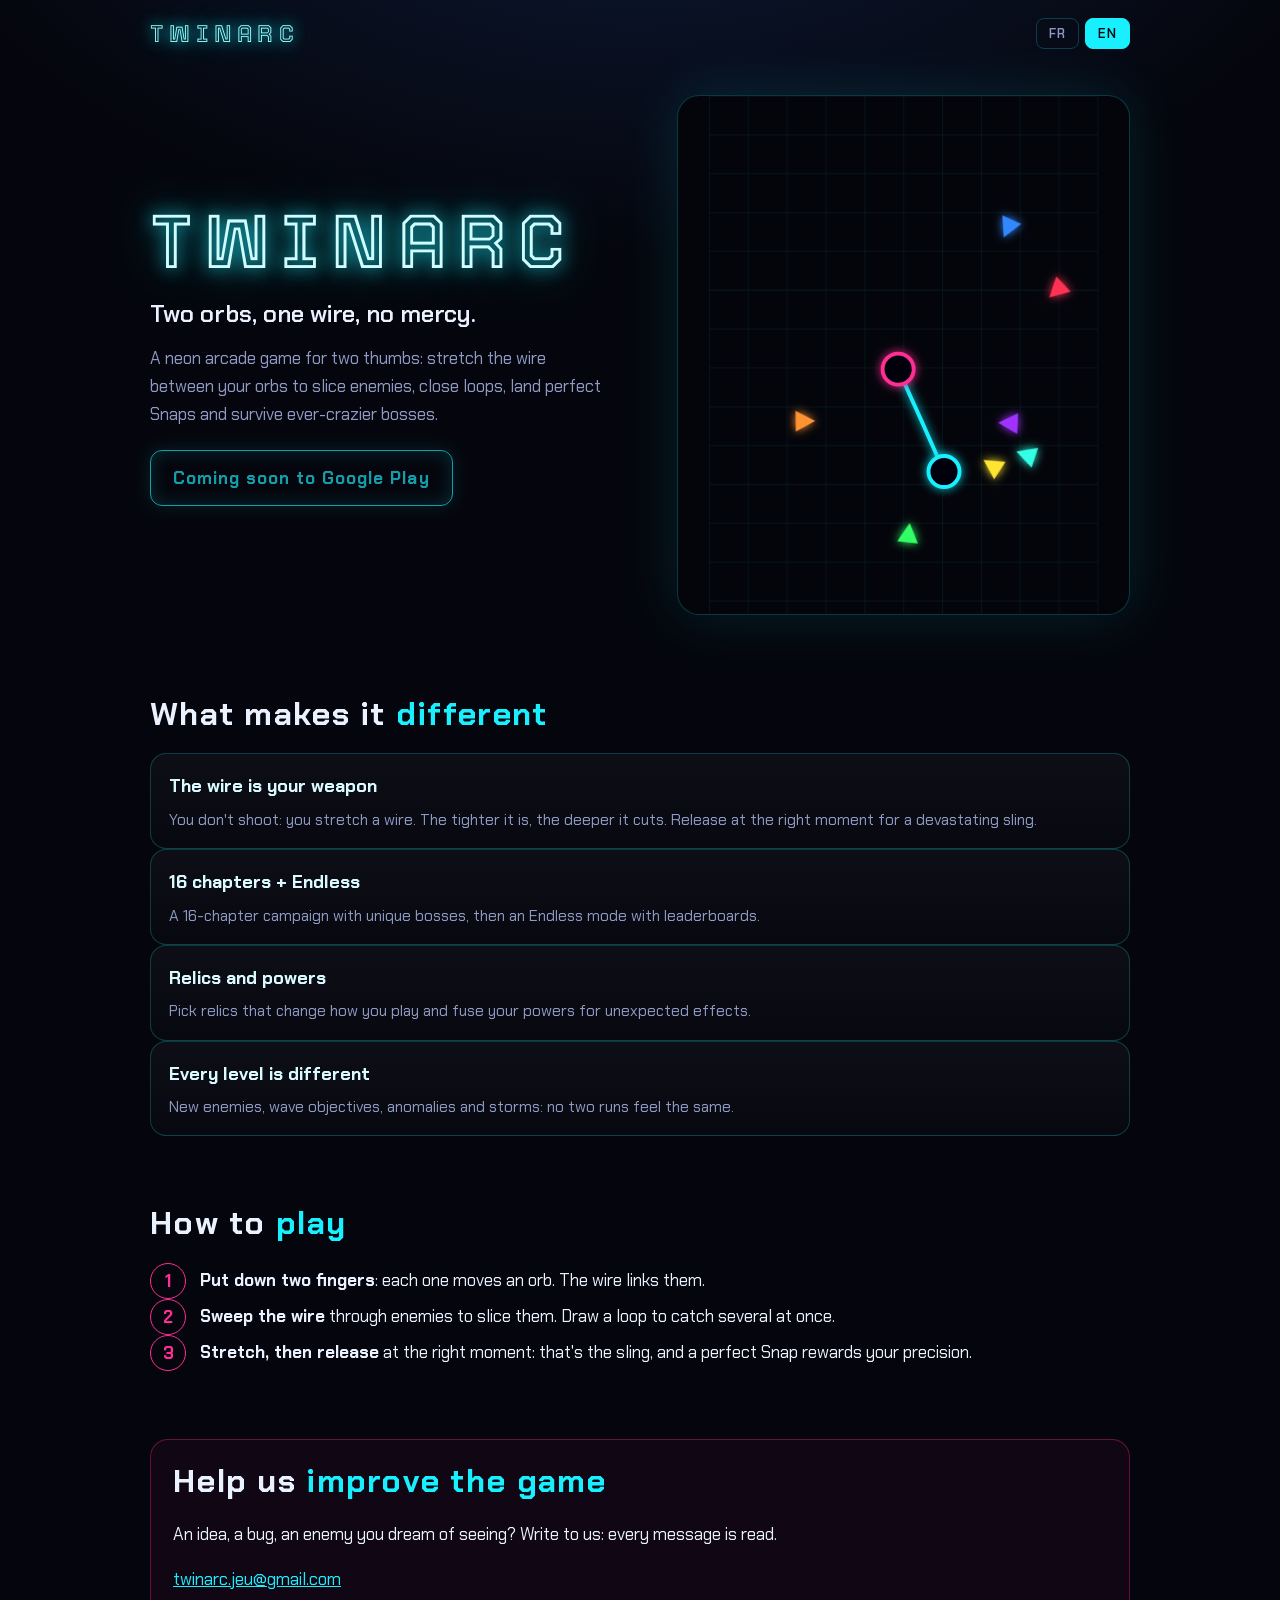
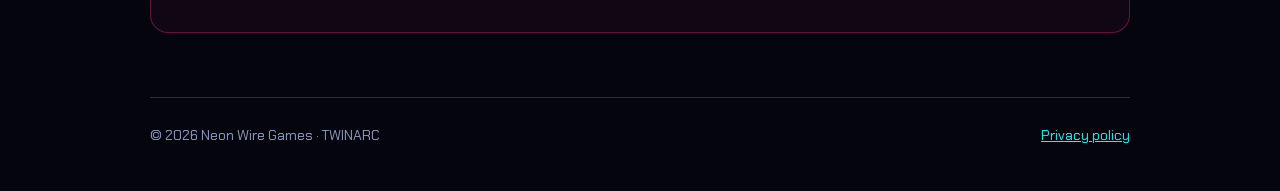
<file: index.html>
<!doctype html>
<html lang="fr">
<head>
<meta charset="utf-8">
<meta name="viewport" content="width=device-width,initial-scale=1,viewport-fit=cover">
<title>TWINARC · Arcade néon à deux orbes</title>
<meta name="description" content="TWINARC : tire un fil entre tes deux orbes, tranche les ennemis, enchaîne les boucles. Jeu d'arcade néon pour Android.">
<meta name="theme-color" content="#05060d">
<link rel="preconnect" href="https://fonts.googleapis.com"><link rel="preconnect" href="https://fonts.gstatic.com" crossorigin>
<link rel="stylesheet" href="https://fonts.googleapis.com/css2?family=Chakra+Petch:wght@400;600;700&family=Tourney:wght@400&display=swap">
<link rel="stylesheet" href="style.css">
</head>
<body>
<div class="wrap">
<header class="top">
  <a class="logo" href="./">TWINARC</a>
  <div class="lang" role="group" aria-label="Langue / Language"><button data-set="fr" aria-pressed="true">FR</button><button data-set="en" aria-pressed="false">EN</button></div>
</header>

<main>
<div class="hero">
  <div>
    <h1>TWINARC</h1>
    <p class="tag" data-l="fr">Deux orbes, un fil, zéro répit.</p>
    <p class="tag" data-l="en">Two orbs, one wire, no mercy.</p>
    <p class="sub" data-l="fr">Un jeu d'arcade néon à deux pouces : tends le fil entre tes orbes pour trancher les ennemis, referme des boucles, déclenche des Snaps parfaits et survis à des boss de plus en plus fous.</p>
    <p class="sub" data-l="en">A neon arcade game for two thumbs: stretch the wire between your orbs to slice enemies, close loops, land perfect Snaps and survive ever-crazier bosses.</p>
    <a class="cta off" aria-disabled="true"><span data-l="fr">Bientôt sur Google Play</span><span data-l="en">Coming soon to Google Play</span></a>
  </div>
  <div class="demo"><svg id="demo" viewBox="0 0 300 400" role="img" aria-label="Aperçu animé : deux orbes reliées par un fil neon face à des ennemis"></svg></div>
</div>

<section id="features">
  <h2 data-l="fr">Ce qui rend le jeu <span>différent</span></h2>
  <h2 data-l="en">What makes it <span>different</span></h2>
  <div class="grid" data-l="fr">
    <div class="card"><h3>Le fil, ton arme</h3><p>Tu ne tires pas : tu tends un fil. Plus il est tendu, plus il tranche. Relâche au bon moment pour une fronde dévastatrice.</p></div>
    <div class="card"><h3>16 chapitres + Infini</h3><p>Une campagne de 16 chapitres avec des boss uniques, puis un mode Infini sans fin avec classements.</p></div>
    <div class="card"><h3>Reliques et pouvoirs</h3><p>Choisis des reliques qui changent ta façon de jouer et fusionne tes pouvoirs pour créer des effets inattendus.</p></div>
    <div class="card"><h3>Chaque niveau est différent</h3><p>Nouveaux ennemis, objectifs de vague, anomalies et orages : tu ne joues jamais deux fois la même partie.</p></div>
  </div>
  <div class="grid" data-l="en">
    <div class="card"><h3>The wire is your weapon</h3><p>You don't shoot: you stretch a wire. The tighter it is, the deeper it cuts. Release at the right moment for a devastating sling.</p></div>
    <div class="card"><h3>16 chapters + Endless</h3><p>A 16-chapter campaign with unique bosses, then an Endless mode with leaderboards.</p></div>
    <div class="card"><h3>Relics and powers</h3><p>Pick relics that change how you play and fuse your powers for unexpected effects.</p></div>
    <div class="card"><h3>Every level is different</h3><p>New enemies, wave objectives, anomalies and storms: no two runs feel the same.</p></div>
  </div>
</section>

<section id="how">
  <h2 data-l="fr">Comment <span>jouer</span></h2>
  <h2 data-l="en">How to <span>play</span></h2>
  <div class="steps" data-l="fr">
    <div class="step"><p><b>Pose deux doigts</b> sur l'écran : chacun déplace une orbe. Le fil les relie.</p></div>
    <div class="step"><p><b>Balaie le fil</b> sur les ennemis pour les trancher. Dessine une boucle pour en attraper plusieurs d'un coup.</p></div>
    <div class="step"><p><b>Tends puis relâche</b> au bon moment : c'est la fronde, et un Snap parfait récompense ta précision.</p></div>
  </div>
  <div class="steps" data-l="en">
    <div class="step"><p><b>Put down two fingers</b>: each one moves an orb. The wire links them.</p></div>
    <div class="step"><p><b>Sweep the wire</b> through enemies to slice them. Draw a loop to catch several at once.</p></div>
    <div class="step"><p><b>Stretch, then release</b> at the right moment: that's the sling, and a perfect Snap rewards your precision.</p></div>
  </div>
</section>

<section id="help">
  <div class="help">
    <h2 data-l="fr">Aide-nous à <span>améliorer le jeu</span></h2>
    <h2 data-l="en">Help us <span>improve the game</span></h2>
    <p data-l="fr">Une idée, un bug, un ennemi que tu rêves de voir ? Écris-nous : chaque message est lu.</p>
    <p data-l="en">An idea, a bug, an enemy you dream of seeing? Write to us: every message is read.</p>
    <p><a href="mailto:twinarc.jeu@gmail.com">twinarc.jeu@gmail.com</a></p>
  </div>
</section>
</main>

<footer>
  <span>© 2026 Neon Wire Games · TWINARC</span>
  <span><a href="privacy.html"><span data-l="fr">Politique de confidentialité</span><span data-l="en">Privacy policy</span></a></span>
</footer>
</div>
<script src="lang.js"></script>
<script src="demo.js"></script>
</body>
</html>
</file>
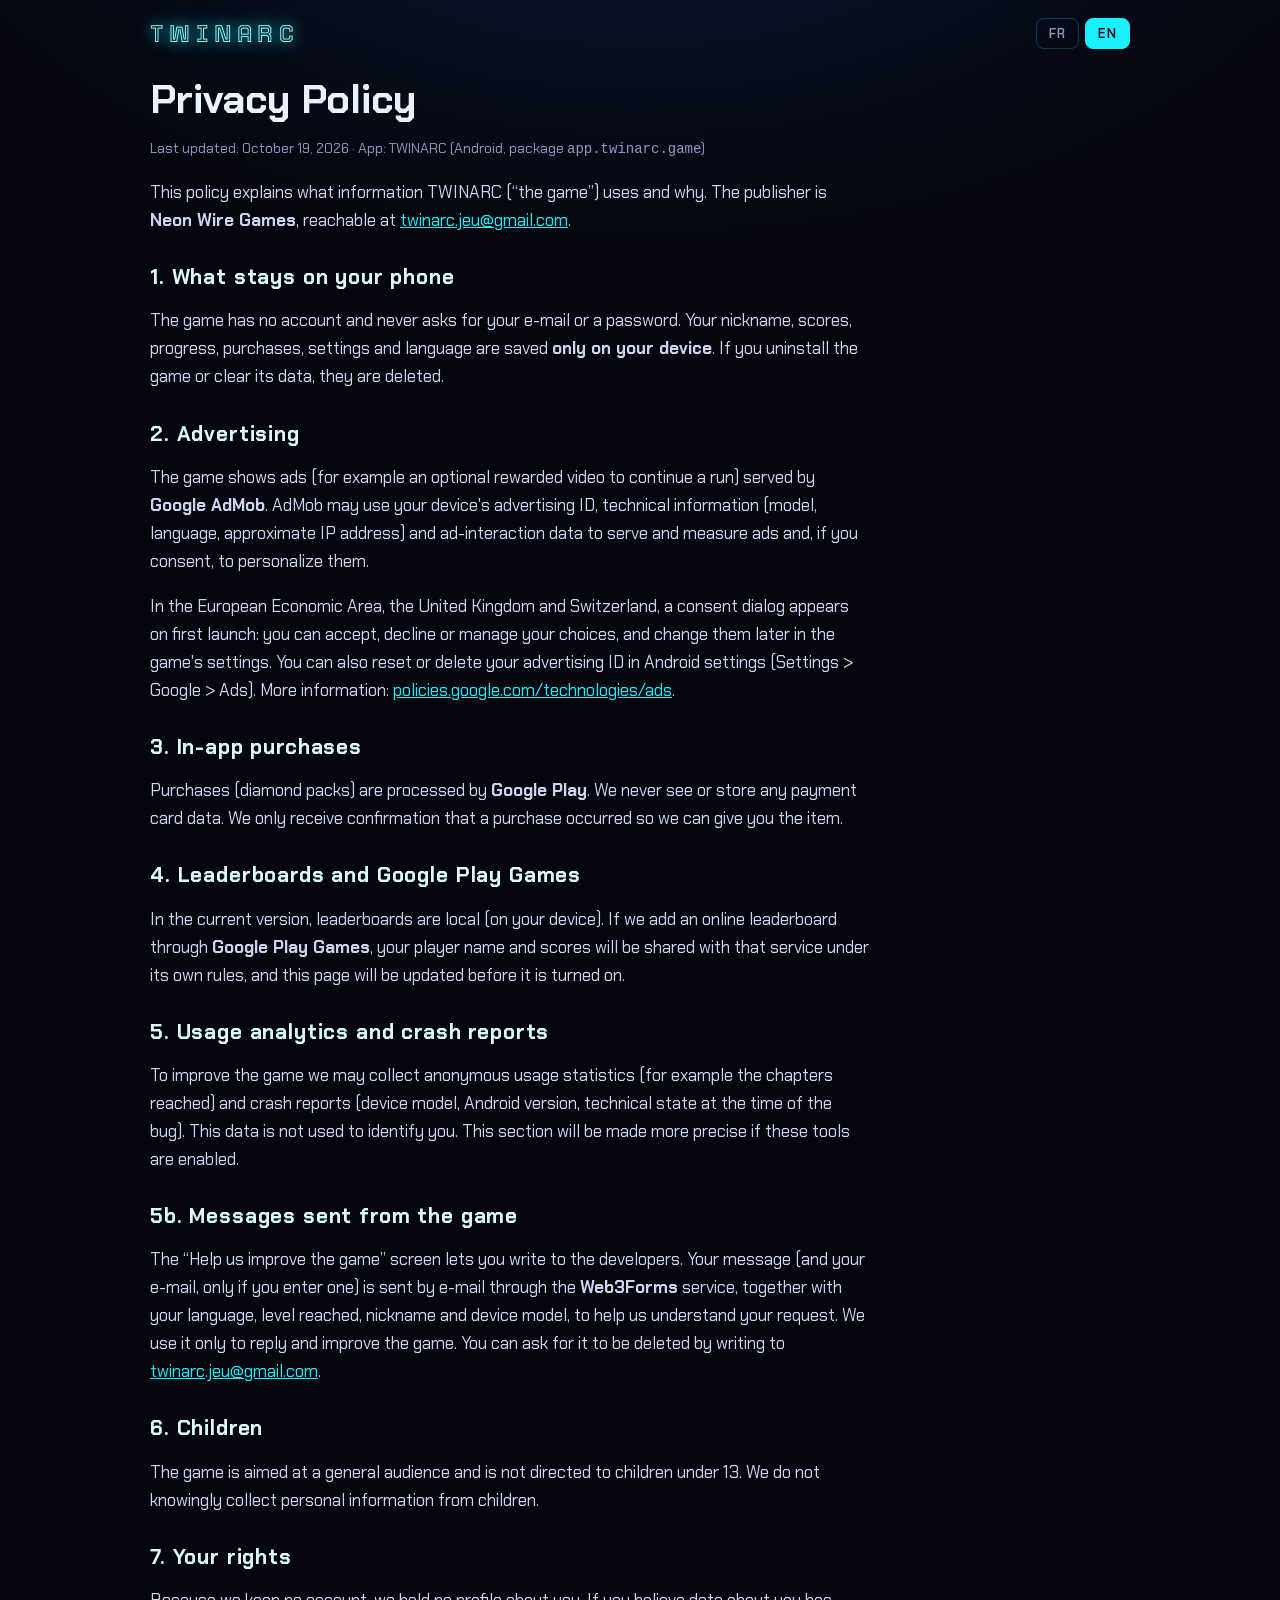
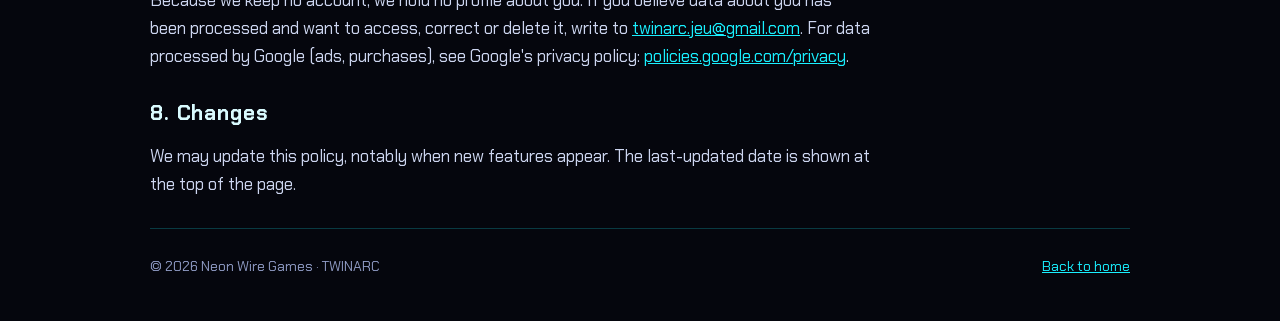
<file: privacy.html>
<!doctype html>
<html lang="fr">
<head>
<meta charset="utf-8">
<meta name="viewport" content="width=device-width,initial-scale=1,viewport-fit=cover">
<title>Politique de confidentialité · TWINARC</title>
<meta name="robots" content="index,follow">
<meta name="theme-color" content="#05060d">
<link rel="preconnect" href="https://fonts.googleapis.com"><link rel="preconnect" href="https://fonts.gstatic.com" crossorigin>
<link rel="stylesheet" href="https://fonts.googleapis.com/css2?family=Chakra+Petch:wght@400;600;700&family=Tourney:wght@400&display=swap">
<link rel="stylesheet" href="style.css">
</head>
<body>
<div class="wrap doc">
<header class="top">
  <a class="logo" href="./">TWINARC</a>
  <div class="lang" role="group" aria-label="Langue / Language"><button data-set="fr" aria-pressed="true">FR</button><button data-set="en" aria-pressed="false">EN</button></div>
</header>

<main>
<div data-l="fr">
<h1>Politique de confidentialité</h1>
<p class="meta">Dernière mise à jour : 19 octobre 2026 · Application : TWINARC (Android, identifiant <code>app.twinarc.game</code>)</p>
<p>Cette politique explique quelles informations TWINARC (« le jeu ») utilise et pourquoi. L'éditeur du jeu est <b>Neon Wire Games</b>, joignable à <a href="mailto:twinarc.jeu@gmail.com">twinarc.jeu@gmail.com</a>.</p>

<h2>1. Ce qui reste sur ton téléphone</h2>
<p>Le jeu n'a pas de compte et ne te demande ni e-mail ni mot de passe. Ton pseudo, tes scores, ta progression, tes achats, tes réglages et ta langue sont enregistrés <b>uniquement sur ton appareil</b>. Si tu désinstalles le jeu ou effaces ses données, ils disparaissent.</p>

<h2>2. Publicités</h2>
<p>Le jeu affiche des publicités (par exemple une publicité vidéo facultative pour reprendre une partie) fournies par <b>Google AdMob</b>. AdMob peut utiliser l'identifiant publicitaire de ton appareil, des informations techniques (modèle, langue, adresse IP approximative) et des données d'interaction avec les annonces pour afficher et mesurer des publicités, et, si tu y consens, pour les personnaliser.</p>
<p>Dans l'Espace économique européen, au Royaume-Uni et en Suisse, une fenêtre de consentement s'affiche au premier lancement : tu peux accepter, refuser ou gérer tes choix. Tu peux les modifier ensuite dans les réglages du jeu. Tu peux aussi réinitialiser ou supprimer l'identifiant publicitaire dans les réglages Android (Paramètres &gt; Google &gt; Annonces). Plus d'informations : <a href="https://policies.google.com/technologies/ads">policies.google.com/technologies/ads</a>.</p>

<h2>3. Achats intégrés</h2>
<p>Les achats (packs de diamants) sont traités par <b>Google Play</b>. Nous ne voyons ni ne conservons aucune donnée de carte bancaire. Nous recevons seulement la confirmation qu'un achat a eu lieu pour te donner l'objet acheté.</p>

<h2>4. Classements et Google Play Jeux</h2>
<p>Dans la version actuelle, les classements sont locaux (sur ton appareil). Si nous ajoutons un classement en ligne via <b>Google Play Jeux</b>, ton nom de joueur et tes scores seront partagés avec ce service selon ses propres règles, et cette page sera mise à jour avant son activation.</p>

<h2>5. Mesure d'usage et rapports de plantage</h2>
<p>Pour améliorer le jeu, nous pouvons collecter des statistiques d'usage anonymes (par exemple les chapitres atteints) et des rapports de plantage (modèle d'appareil, version d'Android, état technique au moment du bug). Ces données ne servent pas à t'identifier. Cette section sera précisée si ces outils sont activés.</p>

<h2>5 bis. Messages envoyés depuis le jeu</h2>
<p>L'écran « Aide-nous à améliorer le jeu » te permet d'écrire aux développeurs. Ton message (et ton e-mail, uniquement si tu le renseignes) est envoyé par e-mail via le service <b>Web3Forms</b>, avec ta langue, ton niveau atteint, ton pseudo et le modèle de ton appareil, pour mieux comprendre ta demande. Nous ne les utilisons que pour répondre et améliorer le jeu. Tu peux demander leur suppression en écrivant à <a href="mailto:twinarc.jeu@gmail.com">twinarc.jeu@gmail.com</a>.</p>

<h2>6. Enfants</h2>
<p>Le jeu s'adresse à un public général et n'est pas destiné aux enfants de moins de 13 ans. Nous ne collectons pas sciemment d'informations personnelles auprès d'enfants.</p>

<h2>7. Tes droits</h2>
<p>Comme nous ne tenons pas de compte, nous ne conservons pas de profil sur toi. Si tu penses que des données te concernant ont été traitées et que tu veux y accéder, les corriger ou les supprimer, écris-nous à <a href="mailto:twinarc.jeu@gmail.com">twinarc.jeu@gmail.com</a>. Pour les données traitées par Google (publicités, achats), voir la politique de confidentialité de Google : <a href="https://policies.google.com/privacy">policies.google.com/privacy</a>.</p>

<h2>8. Modifications</h2>
<p>Nous pouvons mettre cette politique à jour, notamment quand de nouvelles fonctions apparaissent. La date de dernière mise à jour est indiquée en haut de la page.</p>
</div>

<div data-l="en">
<h1>Privacy Policy</h1>
<p class="meta">Last updated: October 19, 2026 · App: TWINARC (Android, package <code>app.twinarc.game</code>)</p>
<p>This policy explains what information TWINARC (“the game”) uses and why. The publisher is <b>Neon Wire Games</b>, reachable at <a href="mailto:twinarc.jeu@gmail.com">twinarc.jeu@gmail.com</a>.</p>

<h2>1. What stays on your phone</h2>
<p>The game has no account and never asks for your e-mail or a password. Your nickname, scores, progress, purchases, settings and language are saved <b>only on your device</b>. If you uninstall the game or clear its data, they are deleted.</p>

<h2>2. Advertising</h2>
<p>The game shows ads (for example an optional rewarded video to continue a run) served by <b>Google AdMob</b>. AdMob may use your device's advertising ID, technical information (model, language, approximate IP address) and ad-interaction data to serve and measure ads and, if you consent, to personalize them.</p>
<p>In the European Economic Area, the United Kingdom and Switzerland, a consent dialog appears on first launch: you can accept, decline or manage your choices, and change them later in the game's settings. You can also reset or delete your advertising ID in Android settings (Settings &gt; Google &gt; Ads). More information: <a href="https://policies.google.com/technologies/ads">policies.google.com/technologies/ads</a>.</p>

<h2>3. In-app purchases</h2>
<p>Purchases (diamond packs) are processed by <b>Google Play</b>. We never see or store any payment card data. We only receive confirmation that a purchase occurred so we can give you the item.</p>

<h2>4. Leaderboards and Google Play Games</h2>
<p>In the current version, leaderboards are local (on your device). If we add an online leaderboard through <b>Google Play Games</b>, your player name and scores will be shared with that service under its own rules, and this page will be updated before it is turned on.</p>

<h2>5. Usage analytics and crash reports</h2>
<p>To improve the game we may collect anonymous usage statistics (for example the chapters reached) and crash reports (device model, Android version, technical state at the time of the bug). This data is not used to identify you. This section will be made more precise if these tools are enabled.</p>

<h2>5b. Messages sent from the game</h2>
<p>The “Help us improve the game” screen lets you write to the developers. Your message (and your e-mail, only if you enter one) is sent by e-mail through the <b>Web3Forms</b> service, together with your language, level reached, nickname and device model, to help us understand your request. We use it only to reply and improve the game. You can ask for it to be deleted by writing to <a href="mailto:twinarc.jeu@gmail.com">twinarc.jeu@gmail.com</a>.</p>

<h2>6. Children</h2>
<p>The game is aimed at a general audience and is not directed to children under 13. We do not knowingly collect personal information from children.</p>

<h2>7. Your rights</h2>
<p>Because we keep no account, we hold no profile about you. If you believe data about you has been processed and want to access, correct or delete it, write to <a href="mailto:twinarc.jeu@gmail.com">twinarc.jeu@gmail.com</a>. For data processed by Google (ads, purchases), see Google's privacy policy: <a href="https://policies.google.com/privacy">policies.google.com/privacy</a>.</p>

<h2>8. Changes</h2>
<p>We may update this policy, notably when new features appear. The last-updated date is shown at the top of the page.</p>
</div>
</main>

<footer>
  <span>© 2026 Neon Wire Games · TWINARC</span>
  <a href="./"><span data-l="fr">Retour à l'accueil</span><span data-l="en">Back to home</span></a>
</footer>
</div>
<script src="lang.js"></script>
</body>
</html>
</file>
<file: style.css>
:root{--bg:#05060d;--bg2:#0a0d1c;--fg:#eaf1ff;--mut:#8f9bc4;--cy:#19f0ff;--mg:#ff2d95;--yl:#ffe14d;--line:rgba(25,240,255,.22)}
*{box-sizing:border-box}
html{scroll-behavior:smooth}
html{background:var(--bg);color-scheme:dark}
body{margin:0;min-height:100vh;background:radial-gradient(1200px 700px at 50% -10%,#0d1a36 0,transparent 62%) no-repeat,var(--bg);color:var(--fg);font:400 17px/1.65 "Chakra Petch",system-ui,sans-serif;padding-left:max(18px,env(safe-area-inset-left));padding-right:max(18px,env(safe-area-inset-right))}
a{color:var(--cy)}
.wrap{max-width:980px;margin:0 auto}
header.top{display:flex;align-items:center;justify-content:space-between;gap:12px;padding:18px 0}
.logo{font:400 24px "Tourney",sans-serif;letter-spacing:.22em;color:#9ff;text-shadow:0 0 14px #19f0ff,0 0 32px #19f0ff77;text-decoration:none}
.lang{display:flex;gap:6px}
.lang button{background:transparent;color:var(--mut);border:1px solid var(--line);border-radius:8px;padding:6px 12px;font:600 13px "Chakra Petch",sans-serif;cursor:pointer;letter-spacing:.08em}
.lang button[aria-pressed=true]{color:#05060d;background:var(--cy);border-color:var(--cy)}
.hero{display:grid;grid-template-columns:1.1fr 1fr;gap:28px;align-items:center;padding:28px 0 46px}
.hero h1{font:400 clamp(40px,8vw,76px)/1 "Tourney",sans-serif;letter-spacing:.14em;margin:0 0 14px;color:#cffcff;text-shadow:0 0 18px #19f0ff,0 0 44px #19f0ff88}
.tag{font-size:clamp(18px,3vw,24px);color:var(--fg);margin:0 0 10px;font-weight:600;text-wrap:balance}
.sub{color:var(--mut);margin:0 0 22px;max-width:46ch}
.cta{display:inline-flex;align-items:center;gap:10px;padding:13px 22px;border-radius:12px;border:1.5px solid var(--cy);color:var(--cy);font-weight:700;text-decoration:none;letter-spacing:.06em;box-shadow:0 0 18px rgba(25,240,255,.25) inset,0 0 18px rgba(25,240,255,.18)}
.cta.off{opacity:.65;cursor:default}
.demo{aspect-ratio:3/4;max-height:520px;width:100%;border:1.5px solid var(--line);border-radius:22px;background:#04050b;overflow:hidden;box-shadow:0 0 60px rgba(25,240,255,.12)}
.demo svg{width:100%;height:100%;display:block}
section{padding:34px 0}
h2{font:700 clamp(22px,4vw,32px)/1.2 "Chakra Petch",sans-serif;margin:0 0 20px;letter-spacing:.04em;text-wrap:balance}
h2 span{color:var(--cy)}
.grid{display:grid;grid-template-columns:repeat(auto-fit,minmax(220px,1fr));gap:14px}
.card{background:linear-gradient(180deg,rgba(255,255,255,.04),rgba(255,255,255,.015));border:1px solid var(--line);border-radius:16px;padding:18px 18px 16px}
.card h3{margin:0 0 6px;font-size:18px;color:#d9fbff}
.card p{margin:0;color:var(--mut);font-size:15.5px;line-height:1.55}
.steps{counter-reset:s;display:grid;gap:12px}
.step{display:flex;gap:14px;align-items:flex-start}
.step::before{counter-increment:s;content:counter(s);flex:none;width:34px;height:34px;border-radius:50%;border:1.5px solid var(--mg);color:var(--mg);display:grid;place-items:center;font-weight:700}
.step p{margin:3px 0 0}
.help{border:1px solid rgba(255,45,149,.35);border-radius:18px;padding:22px;background:rgba(255,45,149,.05)}
footer{border-top:1px solid var(--line);margin-top:30px;padding:26px 0 44px;color:var(--mut);font-size:14px;display:flex;flex-wrap:wrap;gap:10px 22px;justify-content:space-between}
.doc h1{font:700 clamp(26px,5vw,40px)/1.2 "Chakra Petch",sans-serif;margin:8px 0 6px}
.doc h2{font-size:21px;margin:30px 0 8px;color:#d9fbff}
.doc p,.doc li{color:#cdd6f0;max-width:72ch}
.doc .meta{color:var(--mut);font-size:14px}
.ph{background:rgba(255,225,77,.12);color:var(--yl);padding:0 5px;border-radius:5px}
[data-l]{display:none}
html[lang=fr] [data-l=fr],html[lang=en] [data-l=en]{display:revert}
html[lang=fr] span[data-l=fr],html[lang=en] span[data-l=en],html[lang=fr] a[data-l=fr],html[lang=en] a[data-l=en]{display:inline}
@media(max-width:760px){.hero{grid-template-columns:1fr}.demo{max-height:380px;aspect-ratio:4/3}}
@media(prefers-reduced-motion:reduce){html{scroll-behavior:auto}}
</file>
